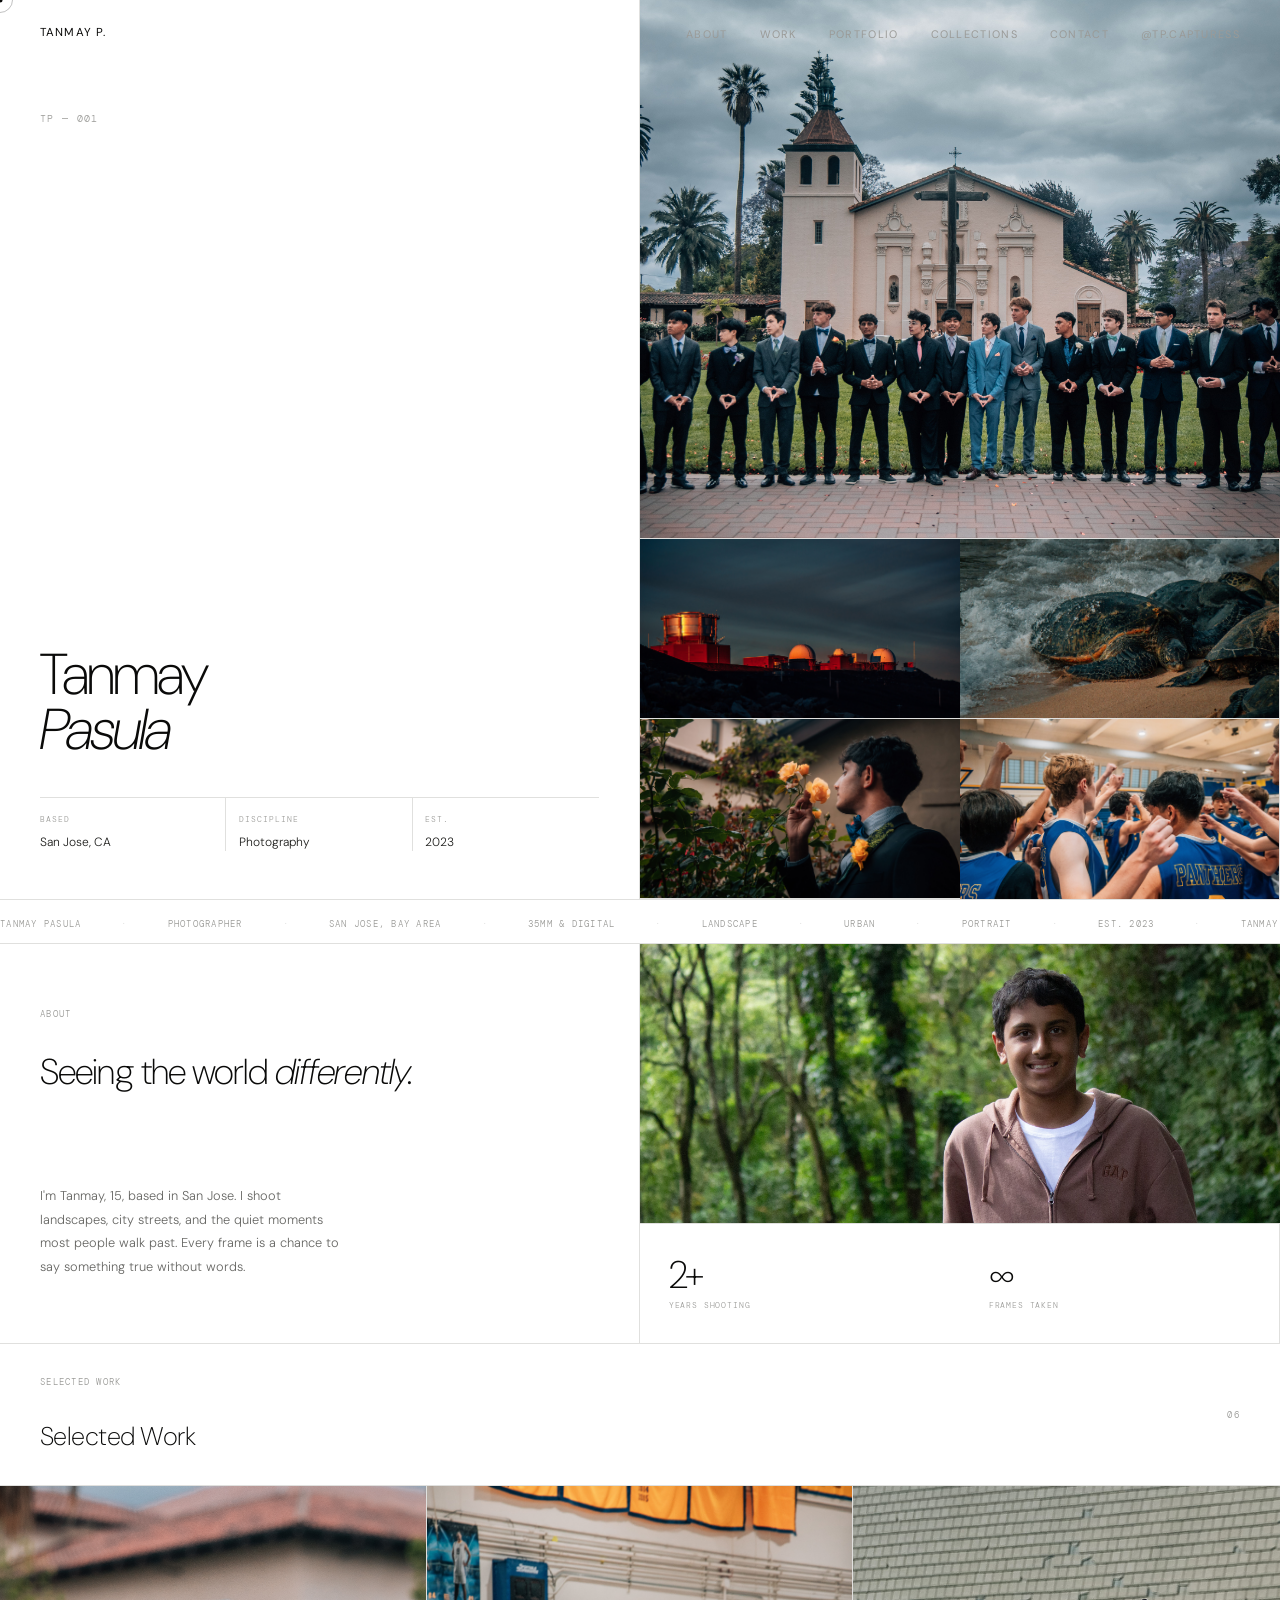
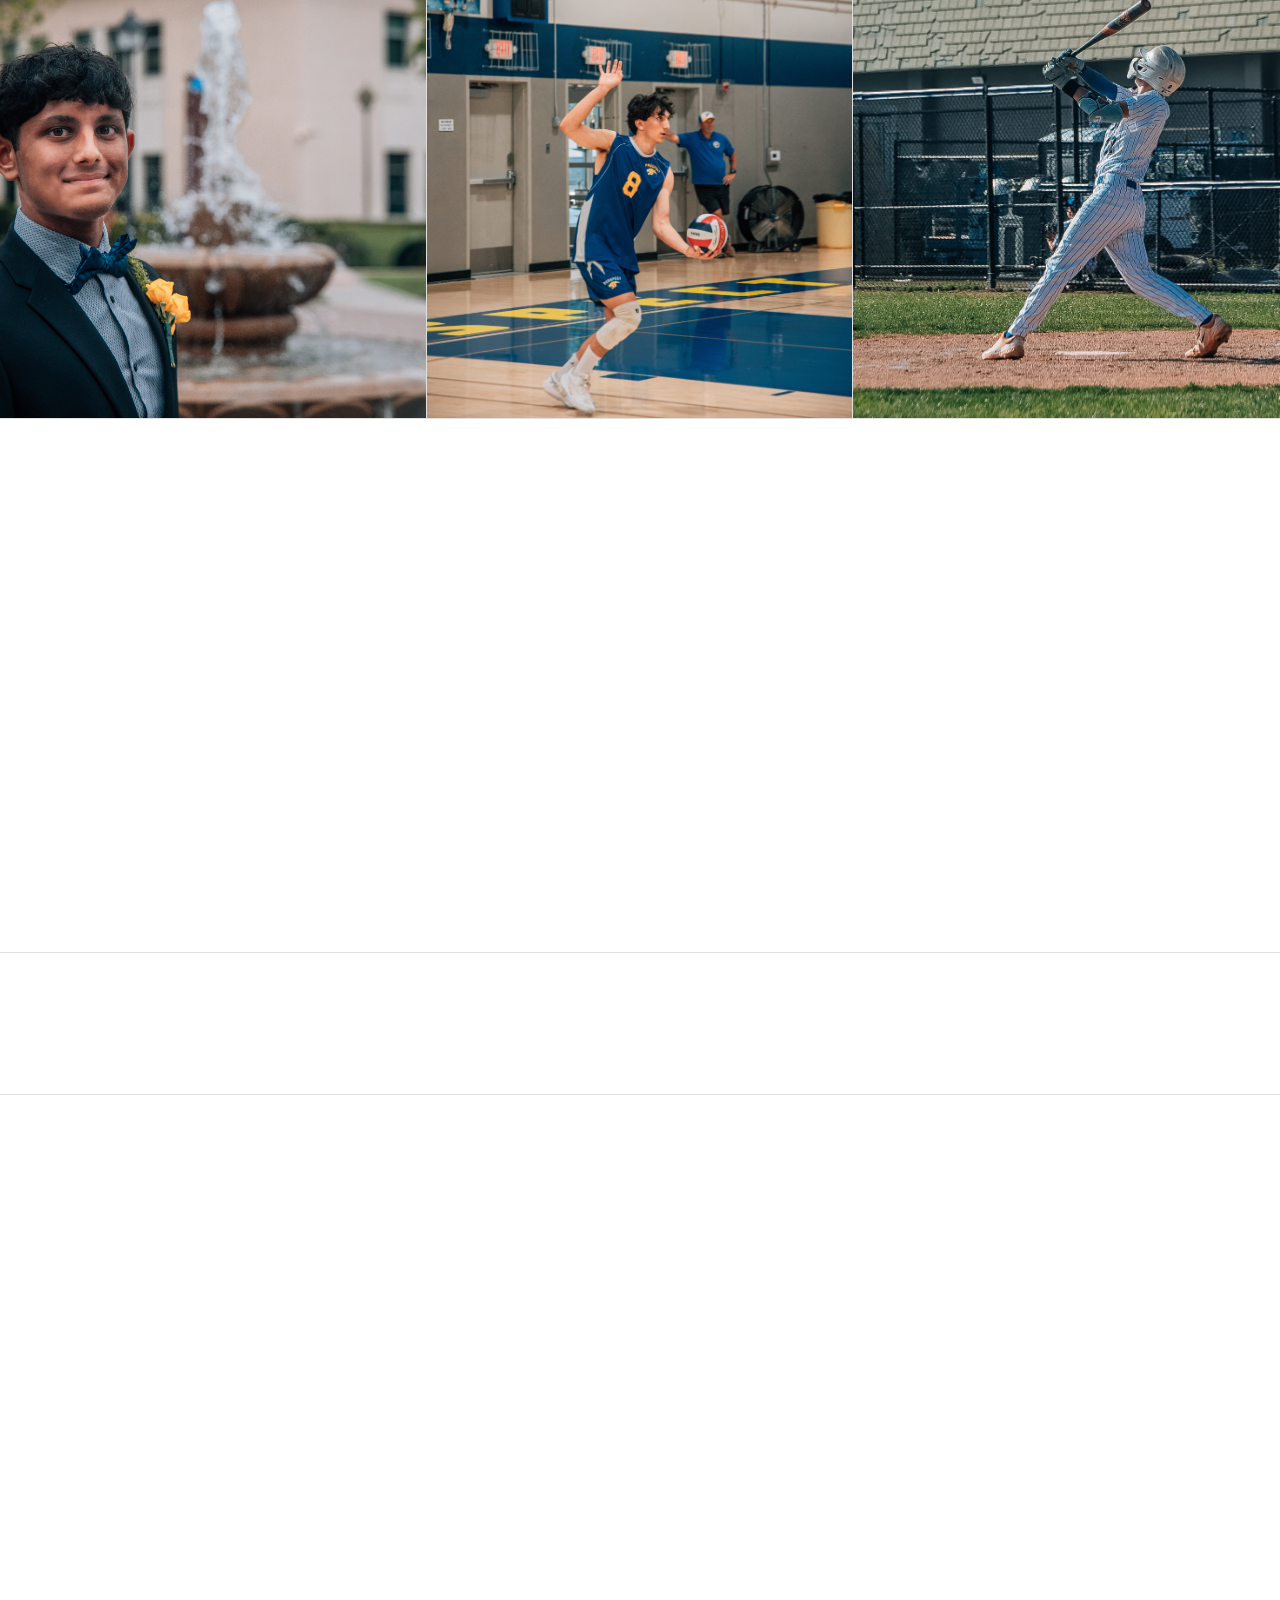
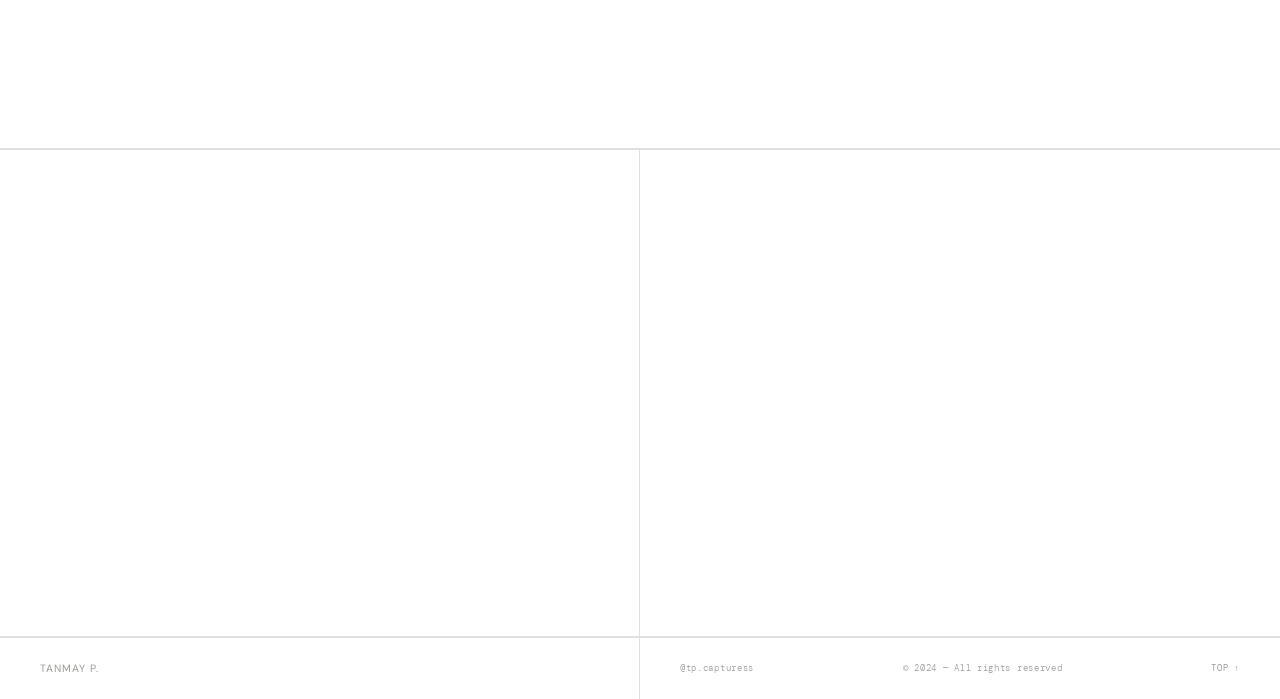
<file: index.html>
<!DOCTYPE html>
<html lang="en">
<head>
<meta charset="UTF-8">
<meta name="viewport" content="width=device-width, initial-scale=1.0">
<title>Tanmay Pasula</title>
<link href="https://fonts.googleapis.com/css2?family=DM+Sans:ital,wght@0,200;0,300;0,400;1,200;1,300&family=DM+Mono:wght@300;400&display=swap" rel="stylesheet">
<style>
*, *::before, *::after { margin: 0; padding: 0; box-sizing: border-box; }

:root {
  --w: #ffffff;
  --off: #f5f5f3;
  --rule: #e0e0de;
  --mid: #9a9a97;
  --dark: #1c1c1a;
  --blk: #0a0a09;
}

html { scroll-behavior: smooth; }
body { background: var(--w); color: var(--blk); font-family: 'DM Sans', sans-serif; font-weight: 300; overflow-x: hidden; cursor: none; }

.cur { position: fixed; width: 5px; height: 5px; background: var(--blk); border-radius: 50%; pointer-events: none; z-index: 9999; transform: translate(-50%,-50%); }
.cur-r { position: fixed; width: 26px; height: 26px; border: 1px solid rgba(10,10,9,0.25); border-radius: 50%; pointer-events: none; z-index: 9998; transform: translate(-50%,-50%); transition: width 0.15s, height 0.15s, border-color 0.15s; }
body:has(a:hover) .cur-r, body:has(button:hover) .cur-r { width: 42px; height: 42px; border-color: rgba(10,10,9,0.55); }

/* NAV */
nav { position: fixed; top: 0; left: 0; right: 0; z-index: 200; display: flex; justify-content: space-between; align-items: center; padding: 1.4rem 2.5rem; transition: border-color 0.3s, background 0.3s; border-bottom: 1px solid transparent; }
nav.scrolled { background: rgba(255,255,255,0.96); backdrop-filter: blur(20px); border-color: var(--rule); }
.nav-logo { font-size: 0.72rem; font-weight: 400; letter-spacing: 0.1em; text-transform: uppercase; color: var(--blk); text-decoration: none; opacity: 0; animation: fd 0.5s 0.2s forwards; }
.nav-links { display: flex; gap: 2rem; list-style: none; opacity: 0; animation: fd 0.5s 0.35s forwards; }
.nav-links a { font-size: 0.68rem; font-weight: 400; letter-spacing: 0.12em; text-transform: uppercase; color: var(--mid); text-decoration: none; transition: color 0.2s; }
.nav-links a:hover { color: var(--blk); }

@keyframes fd { from { opacity:0; } to { opacity:1; } }
@keyframes fu { from { opacity:0; transform:translateY(20px); } to { opacity:1; transform:none; } }
.reveal { opacity:0; transform:translateY(24px); transition: opacity 0.7s cubic-bezier(0.16,1,0.3,1), transform 0.7s cubic-bezier(0.16,1,0.3,1); }
.reveal.in { opacity:1; transform:none; }
.d1 { transition-delay: 0.07s; }
.d2 { transition-delay: 0.14s; }

/* HERO */
#hero { display: grid; grid-template-columns: 1fr 1fr; min-height: 100vh; border-bottom: 1px solid var(--rule); }
.hero-l { display: flex; flex-direction: column; padding: 7rem 2.5rem 3rem; border-right: 1px solid var(--rule); }
.hero-idx { font-family: 'DM Mono', monospace; font-size: 0.6rem; color: var(--mid); letter-spacing: 0.14em; margin-bottom: auto; opacity: 0; animation: fd 0.5s 0.5s forwards; }
.hero-name { font-size: clamp(2.8rem, 4.5vw, 5.5rem); font-weight: 200; line-height: 0.95; letter-spacing: -0.035em; opacity: 0; animation: fu 0.9s 0.65s forwards; margin-top: 2rem; }
.hero-name i { font-style: italic; }
.hero-meta { margin-top: 2.5rem; display: grid; grid-template-columns: repeat(3, 1fr); border-top: 1px solid var(--rule); opacity: 0; animation: fu 0.7s 0.95s forwards; }
.meta-item { padding: 1rem 0.8rem 0 0; border-right: 1px solid var(--rule); }
.meta-item:last-child { border-right: none; }
.meta-lbl { font-family: 'DM Mono', monospace; font-size: 0.52rem; color: var(--mid); letter-spacing: 0.12em; text-transform: uppercase; display: block; margin-bottom: 0.3rem; }
.meta-val { font-size: 0.75rem; color: var(--dark); }

.hero-r { display: grid; grid-template-columns: 1fr 1fr; grid-template-rows: 60% 20% 20%; }
.fc { position: relative; overflow: hidden; background: var(--off); border-bottom: 1px solid var(--rule); border-right: 1px solid var(--rule); }
.fc.full { grid-column: span 2; border-right: none; }
.fc:nth-child(2) { border-right: none; }
.fc:nth-child(4) { border-right: none; }
.fc:nth-child(5), .fc:nth-child(6) { border-bottom: none; }
.fc:not(.full):nth-child(even) { border-right: none; }
.fc img { position: absolute; inset: 0; width: 100%; height: 100%; object-fit: cover; display: block; transition: transform 0.7s cubic-bezier(0.25,0.46,0.45,0.94); }
.fc:hover img { transform: scale(1.04); }

/* MARQUEE */
.strip { overflow: hidden; white-space: nowrap; border-bottom: 1px solid var(--rule); padding: 0.7rem 0; }
.strip-t { display: inline-flex; gap: 2.5rem; animation: mq 22s linear infinite; }
@keyframes mq { from{transform:translateX(0)} to{transform:translateX(-50%)} }
.s-item { font-family: 'DM Mono', monospace; font-size: 0.56rem; color: var(--mid); letter-spacing: 0.14em; text-transform: uppercase; flex-shrink:0; }
.s-sep { color: var(--rule); }

/* ABOUT */
#about { display: grid; grid-template-columns: 1fr 1fr; border-bottom: 1px solid var(--rule); }
.about-l { border-right: 1px solid var(--rule); padding: 4rem 2.5rem; display: flex; flex-direction: column; }
.sec-tag { font-family: 'DM Mono', monospace; font-size: 0.56rem; color: var(--mid); letter-spacing: 0.14em; text-transform: uppercase; margin-bottom: 2rem; }
.about-h { font-size: clamp(1.8rem, 2.8vw, 2.7rem); font-weight: 200; line-height: 1.1; letter-spacing: -0.025em; }
.about-h i { font-style: italic; }
.about-p { margin-top: auto; padding-top: 2.5rem; font-size: 0.8rem; line-height: 1.85; color: #666663; max-width: 34ch; }
.about-r { display: grid; grid-template-columns: 1fr 1fr; }
.a-cell { border-bottom: 1px solid var(--rule); border-right: 1px solid var(--rule); padding: 2rem 1.8rem; display: flex; flex-direction: column; justify-content: flex-end; }
.a-cell:nth-child(2n) { border-right: none; }
.a-cell:last-child, .a-cell:nth-last-child(2) { border-bottom: none; }
.a-cell.photo { grid-column: span 2; border-right: none; height: 280px; padding: 0; overflow: hidden; position: relative; border-bottom: 1px solid var(--rule); }
.a-cell.photo img { position: absolute; inset: 0; width: 100%; height: 100%; object-fit: cover; display: block; }
.stat-n { font-size: 2.4rem; font-weight: 200; letter-spacing: -0.04em; line-height: 1; }
.stat-l { font-family: 'DM Mono', monospace; font-size: 0.52rem; color: var(--mid); letter-spacing: 0.1em; text-transform: uppercase; margin-top: 0.3rem; }

/* PORTFOLIO */
#portfolio { border-bottom: 1px solid var(--rule); }
.port-hdr { display: flex; justify-content: space-between; align-items: flex-end; padding: 2rem 2.5rem; border-bottom: 1px solid var(--rule); }
.port-t { font-size: clamp(1.4rem, 2vw, 2rem); font-weight: 200; letter-spacing: -0.02em; margin-top: 0.3rem; }
.port-grid { display: grid; grid-template-columns: repeat(3, 1fr); }
.pi { position: relative; overflow: hidden; background: var(--off); border-right: 1px solid var(--rule); border-bottom: 1px solid var(--rule); aspect-ratio: 4/5; }
.pi:nth-child(3n) { border-right: none; }
.pi:nth-last-child(-n+3) { border-bottom: none; }
.pi img { position: absolute; inset: 0; width: 100%; height: 100%; object-fit: cover; display: block; transition: transform 0.7s cubic-bezier(0.25,0.46,0.45,0.94); }
.pi:hover img { transform: scale(1.04); }
.pi-ov { position: absolute; bottom: 0; left: 0; right: 0; padding: 1rem 1.2rem; background: linear-gradient(transparent, rgba(255,255,255,0.95)); transform: translateY(100%); transition: transform 0.35s cubic-bezier(0.16,1,0.3,1); display: flex; justify-content: space-between; align-items: flex-end; }
.pi:hover .pi-ov { transform: none; }
.pi-title { font-size: 0.74rem; font-weight: 400; }
.pi-loc { font-family: 'DM Mono', monospace; font-size: 0.52rem; color: var(--mid); margin-top: 0.1rem; }
.pi-arr { font-size: 0.68rem; color: var(--mid); }

/* COLLECTIONS */
#collections { border-bottom: 1px solid var(--rule); }
.coll-hdr { display: grid; grid-template-columns: 1fr 1fr; border-bottom: 1px solid var(--rule); }
.coll-hdr-l { padding: 2rem 2.5rem; border-right: 1px solid var(--rule); }
.coll-hdr-r { padding: 2rem 2.5rem; display: flex; justify-content: space-between; align-items: flex-end; }
.coll-sub { font-size: 0.76rem; color: var(--mid); max-width: 28ch; line-height: 1.75; }
.coll-grid { display: grid; grid-template-columns: repeat(3, 1fr); }
.cc { position: relative; overflow: hidden; border-right: 1px solid var(--rule); aspect-ratio: 3/4; cursor: none; background: var(--off); }
.cc:last-child { border-right: none; }
/* Cover photo layer */
.cc-cover { position: absolute; inset: 0; z-index: 0; }
.cc-cover img { width: 100%; height: 100%; object-fit: cover; display: block; transition: transform 0.6s ease, filter 0.6s ease; }
.cc:hover .cc-cover img { transform: scale(1.07); filter: blur(6px) brightness(0.55); }
/* Solid color fallback backgrounds */
.cc-bg { position: absolute; inset: -20px; background-size: cover; background-position: center; filter: blur(0) brightness(0.9); transition: filter 0.6s ease, transform 0.6s ease; z-index: 0; }
.cc-bg.b1 { background-color: #dedad5; }
.cc-bg.b2 { background-color: #d5d9da; }
.cc-bg.b3 { background-color: #d8d5da; }
.cc:hover .cc-bg { filter: blur(10px) brightness(0.6); transform: scale(1.07); }
.cc-tint { position: absolute; inset: 0; background: rgba(255,255,255,0.35); transition: background 0.5s; z-index: 1; }
.cc:hover .cc-tint { background: rgba(0,0,0,0.05); }
.cc-body { position: absolute; inset: 0; z-index: 2; display: flex; flex-direction: column; justify-content: flex-end; padding: 2rem 1.8rem; }
.cc-num { font-family: 'DM Mono', monospace; font-size: 0.56rem; color: var(--mid); letter-spacing: 0.12em; margin-bottom: 0.5rem; transition: color 0.4s; }
.cc:hover .cc-num { color: rgba(255,255,255,0.6); }
.cc-name { font-size: 1.3rem; font-weight: 200; letter-spacing: -0.02em; line-height: 1.1; transition: color 0.4s; }
.cc:hover .cc-name { color: #fff; }
.cc-desc { font-size: 0.7rem; color: var(--mid); margin-top: 0.3rem; line-height: 1.6; transition: color 0.4s; }
.cc:hover .cc-desc { color: rgba(255,255,255,0.6); }
.cc-btn { display: inline-flex; align-items: center; gap: 0.4rem; margin-top: 1.2rem; padding: 0.55rem 0.9rem; border: 1px solid var(--blk); background: var(--w); font-family: 'DM Mono', monospace; font-size: 0.56rem; letter-spacing: 0.1em; text-transform: uppercase; color: var(--blk); cursor: none; opacity: 0; transform: translateY(6px); transition: opacity 0.3s, transform 0.3s, background 0.2s, color 0.2s; }
.cc:hover .cc-btn { opacity: 1; transform: none; }
.cc-btn:hover { background: var(--blk); color: var(--w); }

.coll-footer { display: flex; justify-content: space-between; align-items: center; padding: 1.2rem 2.5rem; border-top: 1px solid var(--rule); }
.see-more-btn { display: inline-flex; align-items: center; gap: 0.5rem; font-family: 'DM Mono', monospace; font-size: 0.6rem; letter-spacing: 0.12em; text-transform: uppercase; color: var(--blk); text-decoration: none; padding: 0.6rem 1.1rem; border: 1px solid var(--blk); transition: background 0.2s, color 0.2s; cursor: none; }
.see-more-btn:hover { background: var(--blk); color: var(--w); }
.see-more-arr { display: inline-block; transition: transform 0.2s; }
.see-more-btn:hover .see-more-arr { transform: translateX(3px); }

.all-coll { max-height: 0; overflow: hidden; transition: max-height 0.6s cubic-bezier(0.16,1,0.3,1); border-bottom: 1px solid var(--rule); }
.all-coll.open { max-height: 1200px; }
.all-coll-hdr { display: flex; justify-content: space-between; align-items: flex-end; padding: 2rem 2.5rem 1.5rem; border-bottom: 1px solid var(--rule); }
.all-coll-close { font-family: 'DM Mono', monospace; font-size: 0.58rem; letter-spacing: 0.1em; text-transform: uppercase; color: var(--mid); background: none; border: none; cursor: none; transition: color 0.2s; }
.all-coll-close:hover { color: var(--blk); }
.acl-row { display: grid; grid-template-columns: 2rem 5rem 1fr auto 1.2rem; align-items: center; gap: 1.5rem; padding: 1rem 2.5rem; border-bottom: 1px solid var(--rule); cursor: none; transition: background 0.15s, padding-left 0.2s; }
.acl-row:last-child { border-bottom: none; }
.acl-row:hover { background: var(--off); padding-left: 3rem; }
.acl-num { font-family: 'DM Mono', monospace; font-size: 0.56rem; color: var(--mid); }
.acl-date { font-family: 'DM Mono', monospace; font-size: 0.56rem; color: var(--mid); }
.acl-name { font-size: 0.85rem; font-weight: 300; }
.acl-count { font-family: 'DM Mono', monospace; font-size: 0.52rem; color: var(--mid); justify-self: end; }
.acl-arr { font-size: 0.68rem; color: var(--mid); transition: transform 0.2s, color 0.2s; }
.acl-row:hover .acl-arr { transform: translateX(3px); color: var(--blk); }
.acl-soon { opacity: 0.38; pointer-events: none; }
.acl-soon .acl-count { font-style: italic; letter-spacing: 0.06em; }

/* MODAL */
.modal-bg { position: fixed; inset: 0; z-index: 500; background: rgba(255,255,255,0.75); backdrop-filter: blur(18px); display: none; align-items: center; justify-content: center; }
.modal-bg.on { display: flex; }
.modal-box { background: var(--w); border: 1px solid var(--rule); width: 100%; max-width: 380px; padding: 2.5rem; animation: mIn 0.3s cubic-bezier(0.16,1,0.3,1); }
@keyframes mIn { from{opacity:0;transform:translateY(12px)} to{opacity:1;transform:none} }
.m-tag { font-family: 'DM Mono', monospace; font-size: 0.54rem; color: var(--mid); letter-spacing: 0.14em; text-transform: uppercase; margin-bottom: 1.2rem; }
.m-title { font-size: 1.4rem; font-weight: 200; letter-spacing: -0.02em; margin-bottom: 0.3rem; }
.m-sub { font-size: 0.74rem; color: var(--mid); line-height: 1.7; margin-bottom: 1.8rem; }
.m-inp { width: 100%; background: var(--off); border: 1px solid var(--rule); border-bottom: 2px solid var(--blk); font-family: 'DM Mono', monospace; font-size: 0.82rem; padding: 0.85rem 1rem; outline: none; color: var(--blk); transition: background 0.2s; }
.m-inp:focus { background: var(--w); }
.m-inp::placeholder { color: var(--rule); }
.m-err { font-family: 'DM Mono', monospace; font-size: 0.56rem; color: #b03030; margin-top: 0.5rem; display: none; }
.m-err.on { display: block; }
.m-acts { display: flex; justify-content: space-between; align-items: center; margin-top: 1.8rem; }
.m-cancel { font-family: 'DM Mono', monospace; font-size: 0.56rem; color: var(--mid); letter-spacing: 0.1em; text-transform: uppercase; background: none; border: none; cursor: none; transition: color 0.2s; }
.m-cancel:hover { color: var(--blk); }
.m-go { font-family: 'DM Mono', monospace; font-size: 0.56rem; letter-spacing: 0.1em; text-transform: uppercase; padding: 0.7rem 1.4rem; background: var(--blk); color: var(--w); border: none; cursor: none; transition: background 0.2s; }
.m-go:hover { background: var(--dark); }

/* CONTACT */
#contact { display: grid; grid-template-columns: 1fr 1fr; border-bottom: 1px solid var(--rule); }
.con-l { border-right: 1px solid var(--rule); padding: 4rem 2.5rem; display: flex; flex-direction: column; }
.con-h { font-size: clamp(1.8rem, 2.8vw, 2.7rem); font-weight: 200; letter-spacing: -0.025em; line-height: 1.1; margin-bottom: auto; }
.con-h i { font-style: italic; }
.con-links { margin-top: 3rem; }
.cl { display: flex; justify-content: space-between; align-items: center; padding: 1rem 0; border-top: 1px solid var(--rule); text-decoration: none; color: var(--dark); font-size: 0.78rem; transition: padding-left 0.22s; }
.cl:last-child { border-bottom: 1px solid var(--rule); }
.cl:hover { padding-left: 0.4rem; }
.cl-type { font-family: 'DM Mono', monospace; font-size: 0.54rem; color: var(--mid); letter-spacing: 0.1em; text-transform: uppercase; }
.cl-arr { font-size: 0.68rem; color: var(--mid); transition: transform 0.2s, color 0.2s; }
.cl:hover .cl-arr { transform: translateX(3px); color: var(--blk); }
.con-r { display: grid; grid-template-columns: 1fr 1fr; grid-template-rows: auto auto; }
.con-card { position: relative; overflow: hidden; border-left: 1px solid var(--rule); border-bottom: 1px solid var(--rule); display: flex; flex-direction: column; justify-content: flex-end; padding: 1.8rem; min-height: 170px; text-decoration: none; color: inherit; cursor: none; background: var(--off); transition: background 0.25s; }
.con-card:hover { background: var(--blk); }
.con-card.map-card { grid-column: span 2; border-bottom: none; min-height: 200px; }
.con-card-tag { font-family: 'DM Mono', monospace; font-size: 0.54rem; color: var(--mid); letter-spacing: 0.12em; text-transform: uppercase; margin-bottom: 0.4rem; transition: color 0.25s; }
.con-card:hover .con-card-tag { color: rgba(255,255,255,0.45); }
.con-card-val { font-size: 0.85rem; font-weight: 300; color: var(--dark); transition: color 0.25s; }
.con-card:hover .con-card-val { color: #fff; }
.con-card-arr { position: absolute; top: 1.4rem; right: 1.4rem; font-size: 0.68rem; color: var(--rule); transition: color 0.25s, transform 0.25s; }
.con-card:hover .con-card-arr { color: rgba(255,255,255,0.4); transform: translate(2px,-2px); }
.ig-graphic { position: absolute; top: 50%; left: 50%; transform: translate(-50%,-60%); width: 48px; height: 48px; opacity: 0.07; transition: opacity 0.25s; }
.con-card:hover .ig-graphic { opacity: 0.16; }
.email-graphic { position: absolute; top: 50%; left: 50%; transform: translate(-50%,-62%); width: 52px; height: 38px; opacity: 0.06; transition: opacity 0.25s; }
.con-card:hover .email-graphic { opacity: 0.15; }
.map-graphic { position: absolute; inset: 0; }
.map-graphic svg { width: 100%; height: 100%; position: absolute; inset: 0; }

/* FOOTER */
footer { display: grid; grid-template-columns: 1fr 1fr; border-top: 1px solid var(--rule); }
.ft-l { padding: 1.5rem 2.5rem; border-right: 1px solid var(--rule); display: flex; align-items: center; }
.ft-logo { font-size: 0.66rem; font-weight: 400; letter-spacing: 0.1em; text-transform: uppercase; color: var(--mid); }
.ft-r { padding: 1.5rem 2.5rem; display: flex; justify-content: space-between; align-items: center; gap: 2rem; }
.ft-copy { font-family: 'DM Mono', monospace; font-size: 0.54rem; color: var(--mid); letter-spacing: 0.08em; }
.ft-top { font-family: 'DM Mono', monospace; font-size: 0.54rem; color: var(--mid); letter-spacing: 0.08em; text-transform: uppercase; background: none; border: none; cursor: none; transition: color 0.2s; white-space: nowrap; }
.ft-top:hover { color: var(--blk); }
.ft-ig { font-family: 'DM Mono', monospace; font-size: 0.54rem; color: var(--mid); letter-spacing: 0.08em; text-decoration: none; transition: color 0.2s; cursor: none; white-space: nowrap; }
.ft-ig:hover { color: var(--blk); }

/* RESPONSIVE */
@media (max-width: 900px) {
  nav { padding: 1rem 1.5rem; }
  nav.scrolled { background: rgba(255,255,255,0.98); }
  #hero { grid-template-columns: 1fr; min-height: auto; }
  .hero-r { display: none; }
  .hero-l { border-right: none; padding: 6rem 1.5rem 2.5rem; }
  .hero-name { font-size: clamp(2.8rem, 10vw, 5rem); }
  .hero-meta { grid-template-columns: repeat(3, 1fr); }
  #about { grid-template-columns: 1fr; }
  .about-l { border-right: none; border-bottom: 1px solid var(--rule); padding: 3rem 1.5rem; }
  .about-r { grid-template-columns: 1fr 1fr; }
  .port-grid { grid-template-columns: 1fr 1fr; }
  .pi:nth-child(3n) { border-right: 1px solid var(--rule); }
  .pi:nth-child(2n) { border-right: none; }
  .pi:nth-last-child(-n+3) { border-bottom: 1px solid var(--rule); }
  .pi:nth-last-child(-n+2) { border-bottom: none; }
  .coll-grid { grid-template-columns: 1fr; }
  .coll-hdr { grid-template-columns: 1fr; }
  .coll-hdr-l { border-right: none; border-bottom: 1px solid var(--rule); }
  .cc { border-right: none; border-bottom: 1px solid var(--rule); aspect-ratio: 4/3; }
  .cc:last-child { border-bottom: none; }
  #contact { grid-template-columns: 1fr; }
  .con-l { border-right: none; border-bottom: 1px solid var(--rule); padding: 3rem 1.5rem; }
  .con-r { grid-template-columns: 1fr; }
  .con-card { border-left: none; border-top: 1px solid var(--rule); }
  .con-card.map-card { grid-column: span 1; }
  footer { grid-template-columns: 1fr; }
  .ft-l { border-right: none; border-bottom: 1px solid var(--rule); }
  .acl-row { grid-template-columns: 2rem 1fr auto 1.2rem; gap: 0.8rem; padding: 1rem 1.5rem; }
  .acl-date { display: none; }
}
</style>
</head>
<body>

<div class="cur" id="c"></div>
<div class="cur-r" id="cr"></div>

<nav id="nav">
  <a href="#" class="nav-logo">Tanmay P.</a>
  <ul class="nav-links">
    <li><a href="#about">About</a></li>
    <li><a href="#portfolio">Work</a></li>
    <li><a href="portfolio.html">Portfolio</a></li>
    <li><a href="#collections">Collections</a></li>
    <li><a href="#contact">Contact</a></li>
    <li><a href="https://instagram.com/tp.capturess" target="_blank">@tp.capturess</a></li>
  </ul>
</nav>

<!-- HERO -->
<section id="hero">
  <div class="hero-l">
    <span class="hero-idx">TP — 001</span>
    <h1 class="hero-name">Tanmay<br><i>Pasula</i></h1>
    <div class="hero-meta">
      <div class="meta-item">
        <span class="meta-lbl">Based</span>
        <span class="meta-val">San Jose, CA</span>
      </div>
      <div class="meta-item" style="padding-left:0.8rem;">
        <span class="meta-lbl">Discipline</span>
        <span class="meta-val">Photography</span>
      </div>
      <div class="meta-item" style="padding-left:0.8rem; border-right:none;">
        <span class="meta-lbl">Est.</span>
        <span class="meta-val">2023</span>
      </div>
    </div>
  </div>
  <div class="hero-r">
    <div class="fc full"><img src="photos/1.jpg" alt=""></div>
    <div class="fc"><img src="photos/2.jpg" alt=""></div>
    <div class="fc"><img src="photos/3.jpg" alt=""></div>
    <div class="fc"><img src="photos/4.jpg" alt=""></div>
    <div class="fc"><img src="photos/5.jpg" alt=""></div>
  </div>
</section>

<!-- MARQUEE -->
<div class="strip">
  <div class="strip-t">
    <span class="s-item">Tanmay Pasula</span><span class="s-item s-sep">·</span>
    <span class="s-item">Photographer</span><span class="s-item s-sep">·</span>
    <span class="s-item">San Jose, Bay Area</span><span class="s-item s-sep">·</span>
    <span class="s-item">35mm &amp; Digital</span><span class="s-item s-sep">·</span>
    <span class="s-item">Landscape</span><span class="s-item s-sep">·</span>
    <span class="s-item">Urban</span><span class="s-item s-sep">·</span>
    <span class="s-item">Portrait</span><span class="s-item s-sep">·</span>
    <span class="s-item">Est. 2023</span><span class="s-item s-sep">·</span>
    <span class="s-item">Tanmay Pasula</span><span class="s-item s-sep">·</span>
    <span class="s-item">Photographer</span><span class="s-item s-sep">·</span>
    <span class="s-item">San Jose, Bay Area</span><span class="s-item s-sep">·</span>
    <span class="s-item">35mm &amp; Digital</span><span class="s-item s-sep">·</span>
    <span class="s-item">Landscape</span><span class="s-item s-sep">·</span>
    <span class="s-item">Urban</span><span class="s-item s-sep">·</span>
    <span class="s-item">Portrait</span><span class="s-item s-sep">·</span>
    <span class="s-item">Est. 2023</span><span class="s-item s-sep">·</span>
  </div>
</div>

<!-- ABOUT -->
<section id="about">
  <div class="about-l">
    <p class="sec-tag reveal">About</p>
    <h2 class="about-h reveal d1">Seeing the world <i>differently.</i></h2>
    <p class="about-p reveal d2">I'm Tanmay, 15, based in San Jose. I shoot landscapes, city streets, and the quiet moments most people walk past. Every frame is a chance to say something true without words.</p>
  </div>
  <div class="about-r">
    <div class="a-cell photo reveal">
      <img src="photos/6.jpg" alt="Tanmay Pasula">
    </div>
    <div class="a-cell reveal d1">
      <span class="stat-n">2+</span>
      <span class="stat-l">Years shooting</span>
    </div>
    <div class="a-cell reveal d2">
      <span class="stat-n">∞</span>
      <span class="stat-l">Frames taken</span>
    </div>
  </div>
</section>

<!-- PORTFOLIO -->
<section id="portfolio">
  <div class="port-hdr reveal">
    <div>
      <p class="sec-tag">Selected work</p>
      <h2 class="port-t">Selected Work</h2>
    </div>
    <span class="sec-tag">06</span>
  </div>
  <div class="port-grid">
    <div class="pi reveal">
      <img src="photos/7.jpg" alt="">
      <div class="pi-ov"><div><div class="pi-title">Prom Individual Photos</div><div class="pi-loc">Santa Clara University · 2026</div></div><span class="pi-arr">↗</span></div>
    </div>
    <div class="pi reveal d1">
      <img src="photos/8.jpg" alt="">
      <div class="pi-ov"><div><div class="pi-title">Mens Volleyball</div><div class="pi-loc">Prospect High School · 2026</div></div><span class="pi-arr">↗</span></div>
    </div>
    <div class="pi reveal d2">
      <img src="photos/9.jpg" alt="">
      <div class="pi-ov"><div><div class="pi-title">Mens Baseball</div><div class="pi-loc">Prospect High School · 2026</div></div><span class="pi-arr">↗</span></div>
    </div>
    <div class="pi reveal">
      <img src="photos/10.jpg" alt="">
      <div class="pi-ov"><div><div class="pi-title">Lifeguard</div><div class="pi-loc">Hawaii · 2026</div></div><span class="pi-arr">↗</span></div>
    </div>
    <div class="pi reveal d1">
      <img src="photos/11.jpg" alt="">
      <div class="pi-ov"><div><div class="pi-title">Award Winner</div><div class="pi-loc">San Jose · 2026</div></div><span class="pi-arr">↗</span></div>
    </div>
    <div class="pi reveal d2">
      <img src="photos/12.jpg" alt="">
      <div class="pi-ov"><div><div class="pi-title">Long Exposure Sunrise</div><div class="pi-loc">Hawaii · 2026</div></div><span class="pi-arr">↗</span></div>
    </div>
  </div>
</section>

<!-- COLLECTIONS -->
<section id="collections">
  <div class="coll-hdr">
    <div class="coll-hdr-l reveal">
      <p class="sec-tag">Recent collections</p>
      <h2 class="port-t">Collections</h2>
    </div>
    <div class="coll-hdr-r reveal d1">
      <p class="coll-sub">Extended series, password-protected for clients and collaborators.</p>
      <span class="sec-tag">3 of 11</span>
    </div>
  </div>
  <div class="coll-grid">

    <!-- 01 — Graduation 2026 -->
    <div class="cc reveal" onclick="openModal('graduation')">
      <div class="cc-bg b1"><img src="photos/15.jpg" style="width:100%;height:100%;object-fit:cover;display:block;"></div>
      <div class="cc-tint"></div>
      <div class="cc-body">
        <span class="cc-num">01 / Jun 2026</span>
        <h3 class="cc-name">Graduation<br><i>'26</i></h3>
        <p class="cc-desc">Caps, gowns, and the moments between.</p>
        <button class="cc-btn" onclick="event.stopPropagation();openModal('graduation')">View archive →</button>
      </div>
    </div>

    <!-- 02 — Senior Awards -->
    <div class="cc reveal d1" onclick="openModal('seniors')">
      <div class="cc-bg b2"><img src="photos/14.jpg" style="width:100%;height:100%;object-fit:cover;display:block;"></div>
      <div class="cc-tint"></div>
      <div class="cc-body">
        <span class="cc-num">02 / May 2026</span>
        <h3 class="cc-name">PHS Senior<br>Awards '26</h3>
        <p class="cc-desc">Senior awards night at Prospect High.</p>
        <button class="cc-btn" onclick="event.stopPropagation();openModal('seniors')">View archive →</button>
      </div>
    </div>

    <!-- 03 — Prom -->
    <div class="cc reveal d2" onclick="openModal('prom')">
      <div class="cc-bg b3"><img src="photos/13.jpg" style="width:100%;height:100%;object-fit:cover;display:block;"></div>
      <div class="cc-tint"></div>
      <div class="cc-body">
        <span class="cc-num">03 / May 2026</span>
        <h3 class="cc-name">PHS Prom<br><i>'26</i></h3>
        <p class="cc-desc">Prospect High School prom portraits.</p>
        <button class="cc-btn" onclick="event.stopPropagation();openModal('prom')">View archive →</button>
      </div>
    </div>

  </div>
  <div class="coll-footer reveal">
    <span class="sec-tag">Showing 3 most recent</span>
    <a href="#all-collections" class="see-more-btn" onclick="openAllCollections(event)">See all collections <span class="see-more-arr">→</span></a>
  </div>
</section>

<!-- ALL COLLECTIONS DRAWER -->
<div id="all-collections" class="all-coll" aria-hidden="true">
  <div class="all-coll-hdr">
    <div><p class="sec-tag">All collections</p><h2 class="port-t">Archive</h2></div>
    <button class="all-coll-close" onclick="closeAllCollections()">Close ×</button>
  </div>
  <div class="all-coll-list">
    <div class="acl-row" onclick="openModal('graduation')"><span class="acl-num">01</span><span class="acl-date">Jun 2026</span><span class="acl-name">Graduation '26</span><span class="acl-count">Available</span><span class="acl-arr">→</span></div>
    <div class="acl-row" onclick="openModal('seniors')"><span class="acl-num">02</span><span class="acl-date">May 2026</span><span class="acl-name">PHS Senior Awards '26</span><span class="acl-count">Available</span><span class="acl-arr">→</span></div>
    <div class="acl-row" onclick="openModal('prom')"><span class="acl-num">03</span><span class="acl-date">May 2026</span><span class="acl-name">PHS Prom '26</span><span class="acl-count">Available</span><span class="acl-arr">→</span></div>
    <div class="acl-row acl-soon"><span class="acl-num">04</span><span class="acl-date">—</span><span class="acl-name">Golden Hour</span><span class="acl-count">Coming Soon</span><span class="acl-arr">·</span></div>
    <div class="acl-row acl-soon"><span class="acl-num">05</span><span class="acl-date">—</span><span class="acl-name">Night &amp; Long Exposure</span><span class="acl-count">Coming Soon</span><span class="acl-arr">·</span></div>
    <div class="acl-row acl-soon"><span class="acl-num">06</span><span class="acl-date">—</span><span class="acl-name">Macro &amp; Detail</span><span class="acl-count">Coming Soon</span><span class="acl-arr">·</span></div>
    <div class="acl-row acl-soon"><span class="acl-num">07</span><span class="acl-date">—</span><span class="acl-name">Transit &amp; Motion</span><span class="acl-count">Coming Soon</span><span class="acl-arr">·</span></div>
    <div class="acl-row acl-soon"><span class="acl-num">08</span><span class="acl-date">—</span><span class="acl-name">Water &amp; Coast</span><span class="acl-count">Coming Soon</span><span class="acl-arr">·</span></div>
    <div class="acl-row acl-soon"><span class="acl-num">09</span><span class="acl-date">—</span><span class="acl-name">Nature &amp; Landscapes</span><span class="acl-count">Coming Soon</span><span class="acl-arr">·</span></div>
    <div class="acl-row acl-soon"><span class="acl-num">10</span><span class="acl-date">—</span><span class="acl-name">Urban &amp; Street</span><span class="acl-count">Coming Soon</span><span class="acl-arr">·</span></div>
    <div class="acl-row acl-soon"><span class="acl-num">11</span><span class="acl-date">—</span><span class="acl-name">First Rolls</span><span class="acl-count">Coming Soon</span><span class="acl-arr">·</span></div>
  </div>
</div>

<!-- CONTACT -->
<section id="contact">
  <div class="con-l">
    <p class="sec-tag reveal">Contact</p>
    <h2 class="con-h reveal d1">Let's make<br>something<br><i>together.</i></h2>
    <div class="con-links reveal d2">
      <a href="mailto:pasulatanmay@gmail.com" class="cl"><span class="cl-type">Email</span><span>pasulatanmay@gmail.com</span><span class="cl-arr">→</span></a>
      <a href="https://instagram.com/tp.capturess" target="_blank" class="cl"><span class="cl-type">Instagram</span><span>@tp.capturess</span><span class="cl-arr">→</span></a>
      <a href="#" class="cl"><span class="cl-type">Location</span><span>San Jose, CA</span><span class="cl-arr">→</span></a>
    </div>
  </div>
  <div class="con-r reveal d1">
    <a href="https://instagram.com/tp.capturess" target="_blank" class="con-card">
      <svg class="ig-graphic" viewBox="0 0 24 24" fill="none"><rect x="2" y="2" width="20" height="20" rx="5" stroke="currentColor" stroke-width="1.5"/><circle cx="12" cy="12" r="4.5" stroke="currentColor" stroke-width="1.5"/><circle cx="17.5" cy="6.5" r="1" fill="currentColor"/></svg>
      <span class="con-card-arr">↗</span>
      <span class="con-card-tag">Instagram</span>
      <span class="con-card-val">@tp.capturess</span>
    </a>
    <a href="mailto:pasulatanmay@gmail.com" class="con-card">
      <svg class="email-graphic" viewBox="0 0 56 42" fill="none"><rect x="1" y="1" width="54" height="40" rx="3" stroke="currentColor" stroke-width="1.5"/><path d="M1 6l27 18L55 6" stroke="currentColor" stroke-width="1.5"/></svg>
      <span class="con-card-arr">↗</span>
      <span class="con-card-tag">Email</span>
      <span class="con-card-val">pasulatanmay@gmail.com</span>
    </a>
    <div class="con-card map-card">
      <div class="map-graphic">
        <svg viewBox="0 0 600 200" xmlns="http://www.w3.org/2000/svg" preserveAspectRatio="xMidYMid slice">
          <defs>
            <pattern id="mg" width="30" height="30" patternUnits="userSpaceOnUse"><path d="M30 0L0 0 0 30" fill="none" stroke="#e0e0de" stroke-width="0.5"/></pattern>
            <radialGradient id="pg" cx="50%" cy="50%" r="50%"><stop offset="0%" stop-color="#0a0a09" stop-opacity="0.08"/><stop offset="100%" stop-color="#0a0a09" stop-opacity="0"/></radialGradient>
          </defs>
          <rect width="600" height="200" fill="#f5f5f3"/>
          <rect width="600" height="200" fill="url(#mg)"/>
          <line x1="0" y1="100" x2="600" y2="100" stroke="#e8e8e6" stroke-width="6"/>
          <line x1="300" y1="0" x2="300" y2="200" stroke="#e8e8e6" stroke-width="6"/>
          <line x1="0" y1="55" x2="600" y2="145" stroke="#eeeeec" stroke-width="3"/>
          <line x1="0" y1="145" x2="600" y2="55" stroke="#eeeeec" stroke-width="3"/>
          <line x1="150" y1="0" x2="150" y2="200" stroke="#eeeeec" stroke-width="2"/>
          <line x1="450" y1="0" x2="450" y2="200" stroke="#eeeeec" stroke-width="2"/>
          <ellipse cx="300" cy="102" rx="38" ry="18" fill="url(#pg)"/>
          <ellipse cx="300" cy="132" rx="7" ry="3" fill="#0a0a09" opacity="0.1"/>
          <path d="M300 82C287 82 278 91 278 103C278 119 300 136 300 136C300 136 322 119 322 103C322 91 313 82 300 82Z" fill="#0a0a09"/>
          <circle cx="300" cy="102" r="5" fill="white"/>
          <circle cx="300" cy="103" r="20" fill="none" stroke="#0a0a09" stroke-width="1" stroke-opacity="0.12"/>
          <circle cx="300" cy="103" r="32" fill="none" stroke="#0a0a09" stroke-width="0.5" stroke-opacity="0.07"/>
        </svg>
      </div>
      <span class="con-card-arr">↗</span>
      <span class="con-card-tag" style="position:relative;z-index:2;">Location</span>
      <span class="con-card-val" style="position:relative;z-index:2;">San Jose, Bay Area</span>
    </div>
  </div>
</section>

<footer>
  <div class="ft-l"><span class="ft-logo">Tanmay P.</span></div>
  <div class="ft-r">
    <a href="https://instagram.com/tp.capturess" target="_blank" class="ft-ig">@tp.capturess</a>
    <span class="ft-copy">© 2024 — All rights reserved</span>
    <button class="ft-top" onclick="window.scrollTo({top:0,behavior:'smooth'})">Top ↑</button>
  </div>
</footer>

<div class="modal-bg" id="modal" onclick="closeModal(event)">
  <div class="modal-box">
    <p class="m-tag">Private archive</p>
    <h3 class="m-title" id="mTitle">Collection</h3>
    <p class="m-sub">Password-protected. Enter your access code to continue.</p>
    <input type="password" class="m-inp" id="mInp" placeholder="Password" onkeydown="if(event.key==='Enter')checkPw()">
    <p class="m-err" id="mErr">Incorrect password.</p>
    <div class="m-acts">
      <button class="m-cancel" onclick="closeModal()">Cancel</button>
      <button class="m-go" onclick="checkPw()">Access →</button>
    </div>
  </div>
</div>

<script>
const c=document.getElementById('c'),cr=document.getElementById('cr');
let mx=0,my=0,rx=0,ry=0;
document.addEventListener('mousemove',e=>{mx=e.clientX;my=e.clientY;});
(function tick(){c.style.left=mx+'px';c.style.top=my+'px';rx+=(mx-rx)*0.09;ry+=(my-ry)*0.09;cr.style.left=rx+'px';cr.style.top=ry+'px';requestAnimationFrame(tick);})();
window.addEventListener('scroll',()=>document.getElementById('nav').classList.toggle('scrolled',scrollY>50));
const obs=new IntersectionObserver(es=>es.forEach(e=>{if(e.isIntersecting){e.target.classList.add('in');obs.unobserve(e.target);}}),{threshold:0.06});
document.querySelectorAll('.reveal').forEach(el=>obs.observe(el));

const PW={
  graduation:{pass:'Graduation26',url:'https://lightroom.adobe.com/shares/4454ad06cc3a42dabde8b1654a76180b'},
  seniors:   {pass:'Seniors26',   url:'https://adobe.ly/4ukXsON'},
  prom:      {pass:'Prom26',      url:'https://adobe.ly/4uatrRA'}
};
const mNames={
  graduation: "Graduation '26",
  seniors:    "PHS Senior Awards '26",
  prom:       "PHS Prom '26"
};

function openAllCollections(e){e.preventDefault();const el=document.getElementById('all-collections');el.classList.add('open');el.setAttribute('aria-hidden','false');setTimeout(()=>el.scrollIntoView({behavior:'smooth',block:'start'}),80);}
function closeAllCollections(){const el=document.getElementById('all-collections');el.classList.remove('open');el.setAttribute('aria-hidden','true');document.getElementById('collections').scrollIntoView({behavior:'smooth',block:'start'});}
let cur=null;
function openModal(k){cur=k;document.getElementById('mTitle').textContent=mNames[k]||k;document.getElementById('mInp').value='';document.getElementById('mErr').classList.remove('on');document.getElementById('modal').classList.add('on');setTimeout(()=>document.getElementById('mInp').focus(),80);}
function closeModal(e){if(!e||e.target===document.getElementById('modal'))document.getElementById('modal').classList.remove('on');}
function checkPw(){const v=document.getElementById('mInp').value;if(PW[cur]&&v===PW[cur].pass){document.getElementById('modal').classList.remove('on');window.open(PW[cur].url,'_blank');}else{document.getElementById('mErr').classList.add('on');document.getElementById('mInp').value='';document.getElementById('mInp').focus();}}
document.querySelectorAll('a,button').forEach(el=>el.style.cursor='none');
</script>
</script>
</body>
</html>
</file>
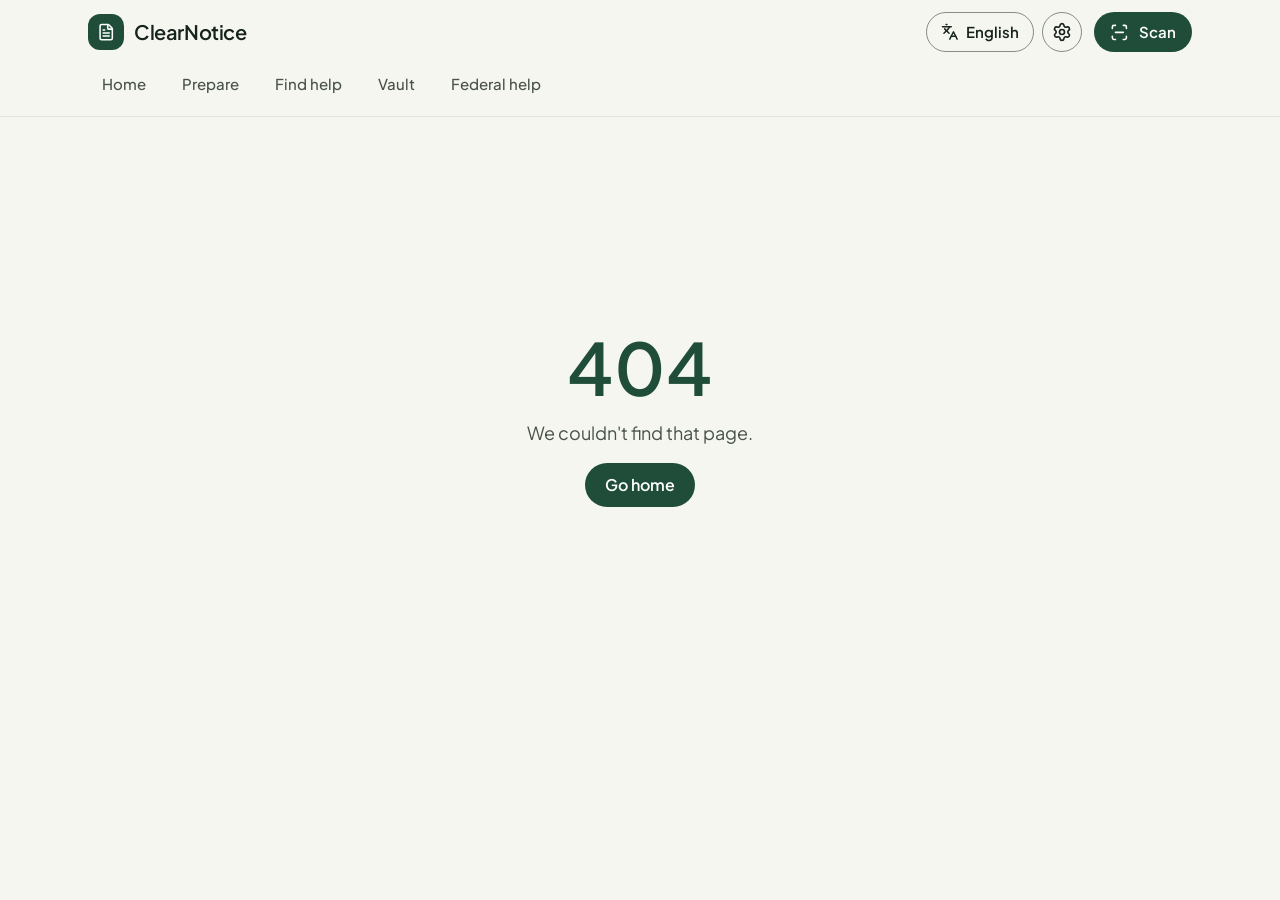
<file: clearnotice/index.html>
<!doctype html>
<html lang="en">
  <head>
    <meta charset="UTF-8" />
    <link rel="icon" type="image/svg+xml" href="/clearnotice/favicon.svg" />
    <link rel="apple-touch-icon" href="/clearnotice/favicon.svg" />
    <meta name="viewport" content="width=device-width, initial-scale=1.0, viewport-fit=cover" />
    <!-- Ink, the app's text colour (matches theme_color in the web app manifest). -->
    <meta name="theme-color" content="#1D2733" />
    <meta name="color-scheme" content="light dark" />
    <meta
      name="description"
      content="ClearNotice — government letters, made clear. Take a photo of a letter from Medi-Cal, CalFresh, the IRS, Social Security or immigration and see what it is, what to do, and by when. In English, Spanish, Vietnamese and Chinese."
    />
    <title>ClearNotice — government letters, made clear</title>
    <!-- Paper (light) or dark background before the stylesheet loads, so there is no white flash. -->
    <style>html{color:#16241d;background:#f6f6f0}html.dark{color:#eef1ea;background:#111915}</style>
    <script>
      // Apply the saved theme before first paint so there is no flash.
      try {
        var t = localStorage.getItem('cn-theme');
        // Light (sage green) is the default; Dark only when the person picks it in Settings.
        if (t === 'dark') document.documentElement.classList.add('dark');
        localStorage.removeItem('cn-palette'); // palettes were removed; forget an old choice
        if (localStorage.getItem('cn-large-text') === '1') document.documentElement.classList.add('large-text');
      } catch (e) {}
    </script>
    <script type="module" crossorigin src="/clearnotice/assets/index-CIKdpAUs.js"></script>
    <link rel="modulepreload" crossorigin href="/clearnotice/assets/rolldown-runtime-C0FnF6B9.js">
    <link rel="modulepreload" crossorigin href="/clearnotice/assets/preload-helper-Db1YSfDj.js">
    <link rel="modulepreload" crossorigin href="/clearnotice/assets/utils-FO4exc1V.js">
    <link rel="modulepreload" crossorigin href="/clearnotice/assets/createLucideIcon-CjeF5_qi.js">
    <link rel="modulepreload" crossorigin href="/clearnotice/assets/button-3jrva1W2.js">
    <link rel="modulepreload" crossorigin href="/clearnotice/assets/check-CaplDrwr.js">
    <link rel="modulepreload" crossorigin href="/clearnotice/assets/controls-4D6UHZun.js">
    <link rel="stylesheet" crossorigin href="/clearnotice/assets/index-BLXm92KF.css">
  <link rel="manifest" href="/clearnotice/manifest.webmanifest"><script id="vite-plugin-pwa:register-sw" src="/clearnotice/registerSW.js"></script></head>
  <body>
    <div id="root"></div>
  </body>
</html>
</file>
